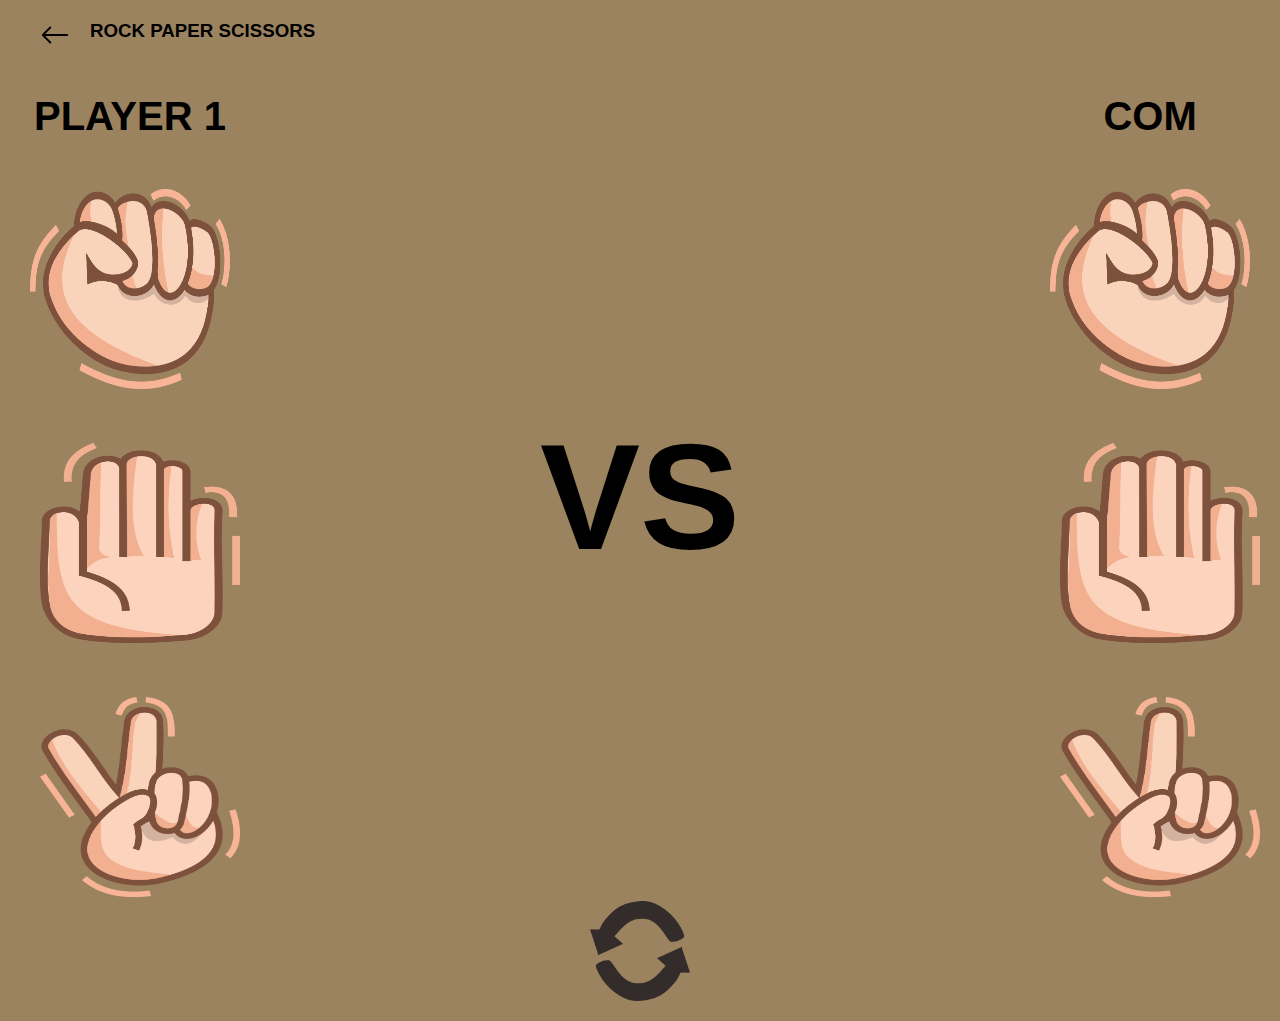
<file: game.html>
<!DOCTYPE html>
<html lang="en">
<head>
    <meta charset="UTF-8">
    <meta http-equiv="X-UA-Compatible" content="IE=edge">
    <meta name="viewport" content="width=device-width, initial-scale=1.0">
    <link rel="stylesheet" href="game_style.css">
    <title>CHALLENGE CHAPTER 4</title>
    <link rel="preconnect" href="https://fonts.googleapis.com">
    <link rel="preconnect" href="https://fonts.gstatic.com" crossorigin>
    <link href="https://cdn.jsdelivr.net/npm/bootstrap@5.0.2/dist/css/bootstrap.min.css" rel="stylesheet" integrity="sha384-EVSTQN3/azprG1Anm3QDgpJLIm9Nao0Yz1ztcQTwFspd3yD65VohhpuuCOmLASjC" crossorigin="anonymous">

</head>
<body>
    <section class="header">
        <div class="container-utama">
            <a href="index.html"><svg xmlns="http://www.w3.org/2000/svg" width="30" height="30" fill="black" class="bi bi-arrow-left" viewBox="0 0 16 16">
                <path fill-rule="evenodd" d="M15 8a.5.5 0 0 0-.5-.5H2.707l3.147-3.146a.5.5 0 1 0-.708-.708l-4 4a.5.5 0 0 0 0 .708l4 4a.5.5 0 0 0 .708-.708L2.707 8.5H14.5A.5.5 0 0 0 15 8z"/>
              </svg></a>
            <h3><b>ROCK PAPER SCISSORS</b></h3>
        </div>
        <div class="main-area">
            <div class="area-player">
                <h2><b>PLAYER 1</b></h2>
                <ul >
                    <li class="box playerImage">
                        <img src="img/batu.png" class="player batu">
                    </li>
                    <li class="box playerImage">
                        <img src="img/kertas.png" class="player kertas">
                    </li>
                    <li class="box playerImage">
                        <img src="img/gunting.png" class="player gunting">
                    </li>
                </ul>
            </div>
            <div class="VS">
                <h1><b>VS</b></h1>
                <div class="align-middle">
                    <h5></h5>
                </div>
            </div>
            <div class="com-area">
                <h2><b>COM</b></h2>
                <ul>
                    <li class="box compImage">
                        <img src="img/batu.png" class="batu-com">
                    </li>
                    <li class="box compImage">
                        <img src="img/kertas.png" class="kertas-com">
                    </li>
                    <li class="box compImage">
                        <img src="img/gunting.png" class="gunting-com">
                    </li>
                </ul>
            </div>
        </div>
        <div class="refresh-btn">
            <img src="img/refresh.png" class="refresh">
        </div>
    </section>
    <script src="script-ver.OOP.js"></script>
    <script src="https://cdn.jsdelivr.net/npm/@popperjs/core@2.9.2/dist/umd/popper.min.js" integrity="sha384-IQsoLXl5PILFhosVNubq5LC7Qb9DXgDA9i+tQ8Zj3iwWAwPtgFTxbJ8NT4GN1R8p" crossorigin="anonymous"></script>
    <script src="https://cdn.jsdelivr.net/npm/bootstrap@5.0.2/dist/js/bootstrap.min.js" integrity="sha384-cVKIPhGWiC2Al4u+LWgxfKTRIcfu0JTxR+EQDz/bgldoEyl4H0zUF0QKbrJ0EcQF" crossorigin="anonymous"></script>
</body>
</html>
</file>
<file: game_style.css>
*{
    margin: 0;
    padding:0;
    font-family: 'Nunito Sans', sans-serif;
}

html  {

    width: 100vw;
    height: 100%;
    margin: 0px;
    padding: 0px;
    overflow-x: hidden; 

}

/* HEADER */
.header {
    min-height: 100vh;
    width: 100%;
    background-color: #9c835f;
    background-position: center;
    background-size: cover;
    position: relative;
}

/* CONTAINER */

.container-utama{
    width: 100%;
    display: flex;
    align-items: flex-start;
    margin-left: 20px;
}

.container-utama a{
    margin-left: 20px;
    margin-top: 20px;
}

.container-utama h3{
    margin-left: 20px;
    margin-top: 20px;
}


/* FLEXBOX AREA PLAYER*/

.main-area{
    display: flex;
    width: 100%;
    justify-content: center;
    margin-top: 40px;
}

.area-player h2{
    text-align: center;
    text-align: center;
    text-transform: uppercase;
    font-weight: bold;
    font-size: 40px;
}


.area-player ul{
    padding: 0;
}

.area-player ul li{
    margin-top: 50px;
    list-style: none;
}

.area-player ul li img{
    width: 200px;
    height: 200px;
    cursor: pointer;
}

.box.playerImage {
	border-radius: 20%;
}

.player.batu{
    margin-left: 10px;
}

.player.kertas{
    margin-left: 20px;
}

.player.gunting{
    margin-left: 20px;
}

/* FLEXBOX AREA COMPUTER */

.com-area h2{
    text-align: center;
    text-transform: uppercase;
    font-weight: bold;
    font-size: 40px;
}

.com-area ul{
    padding: 0;
}

.com-area ul li{
    list-style: none;
    margin-top: 50px;
}

.com-area ul li img{
    width: 200px;
    height: 200px;
    cursor: pointer;
}

.com-area ul li img{
    width: 200px;
    height: 200px;
    cursor: pointer;
}

.box.compImage {
	border-radius: 20%;
}

.gunting-com{
    margin-left: 20px;
}

.kertas-com{
    margin-left: 20px;
}

.batu-com{
    margin-left: 10px;
}

.VS {
    display: flex;
    align-items: center;
    margin-left: 300px;
    margin-right: 300px;
}

.VS h1{
    font-size: 150px;
}


.VS .result {
	position: absolute;
	z-index: 1;
	transform: rotate(-30deg);
	margin-left: -30px;
}

.VS .result h5{
	display: table-cell;
	vertical-align: middle;
	background-color: #4C9654;
    text-align: center;
	border-radius: 5%;
	font-size: 50px;
	font-weight: bold;
	letter-spacing: 2px;
	color: #ffffff;
	height: 55px;
	padding: 10px 40px;
}

/* REFRESH BUTTON */

.refresh{
    width: 100px;
    height: 100px;
    cursor: pointer;
    margin-bottom: 20px;
}

.refresh-btn{
    display: flex;
    justify-content: center;
}

/* RESPONSIVE */

@media screen and (max-width: 576px) {
    .main-area{
        display: flex;
        justify-content: center;
        flex-direction: column;
    }

    .area-player h2{
        font-size: 20px;
    }

   .area-player ul{
       display: flex;
       flex-direction: row;
       justify-content: space-between;
       margin-right: 50px;
       margin-left: 50px;
   }
    .area-player ul li img{
        width: 50px;
        height: 50px;
    }

    .VS{
        display: flex;
        justify-content: center;
        width: 100%;
        height: 150px;
        margin: 0;
        align-items: center;
    }

    .VS h1{
        font-size: 60px;
    }

    .com-area h2{
        font-size: 20px;
        margin-bottom: 0;
    }

   .com-area ul{
       display: flex;
       flex-direction: row;
       justify-content: space-between;
       margin-right: 50px;
       margin-left: 50px;
   }
    .com-area ul li img{
        width: 50px;
        height: 50px;
        margin-bottom: 0;
    }

    .refresh-btn {
        margin-top: 20px;
    }

    .refresh {
        width: 50px;
        height: 50px;
    }

    .VS .result h5{
        font-size: 25px;
    }

    .box.playerImage {
        border-radius: 20%;
    }
    
    .player.batu{
        margin-left: 0px;
    }
    
    .player.kertas{
        margin-left: 0px;
    }
    
    .player.gunting{
        margin-left: 0px;
    }

    .gunting-com{
        margin-left: 0px;
    }
    
    .kertas-com{
        margin-left: 0px;
    }
    
    .batu-com{
        margin-left: 0px;
    }

}
</file>
